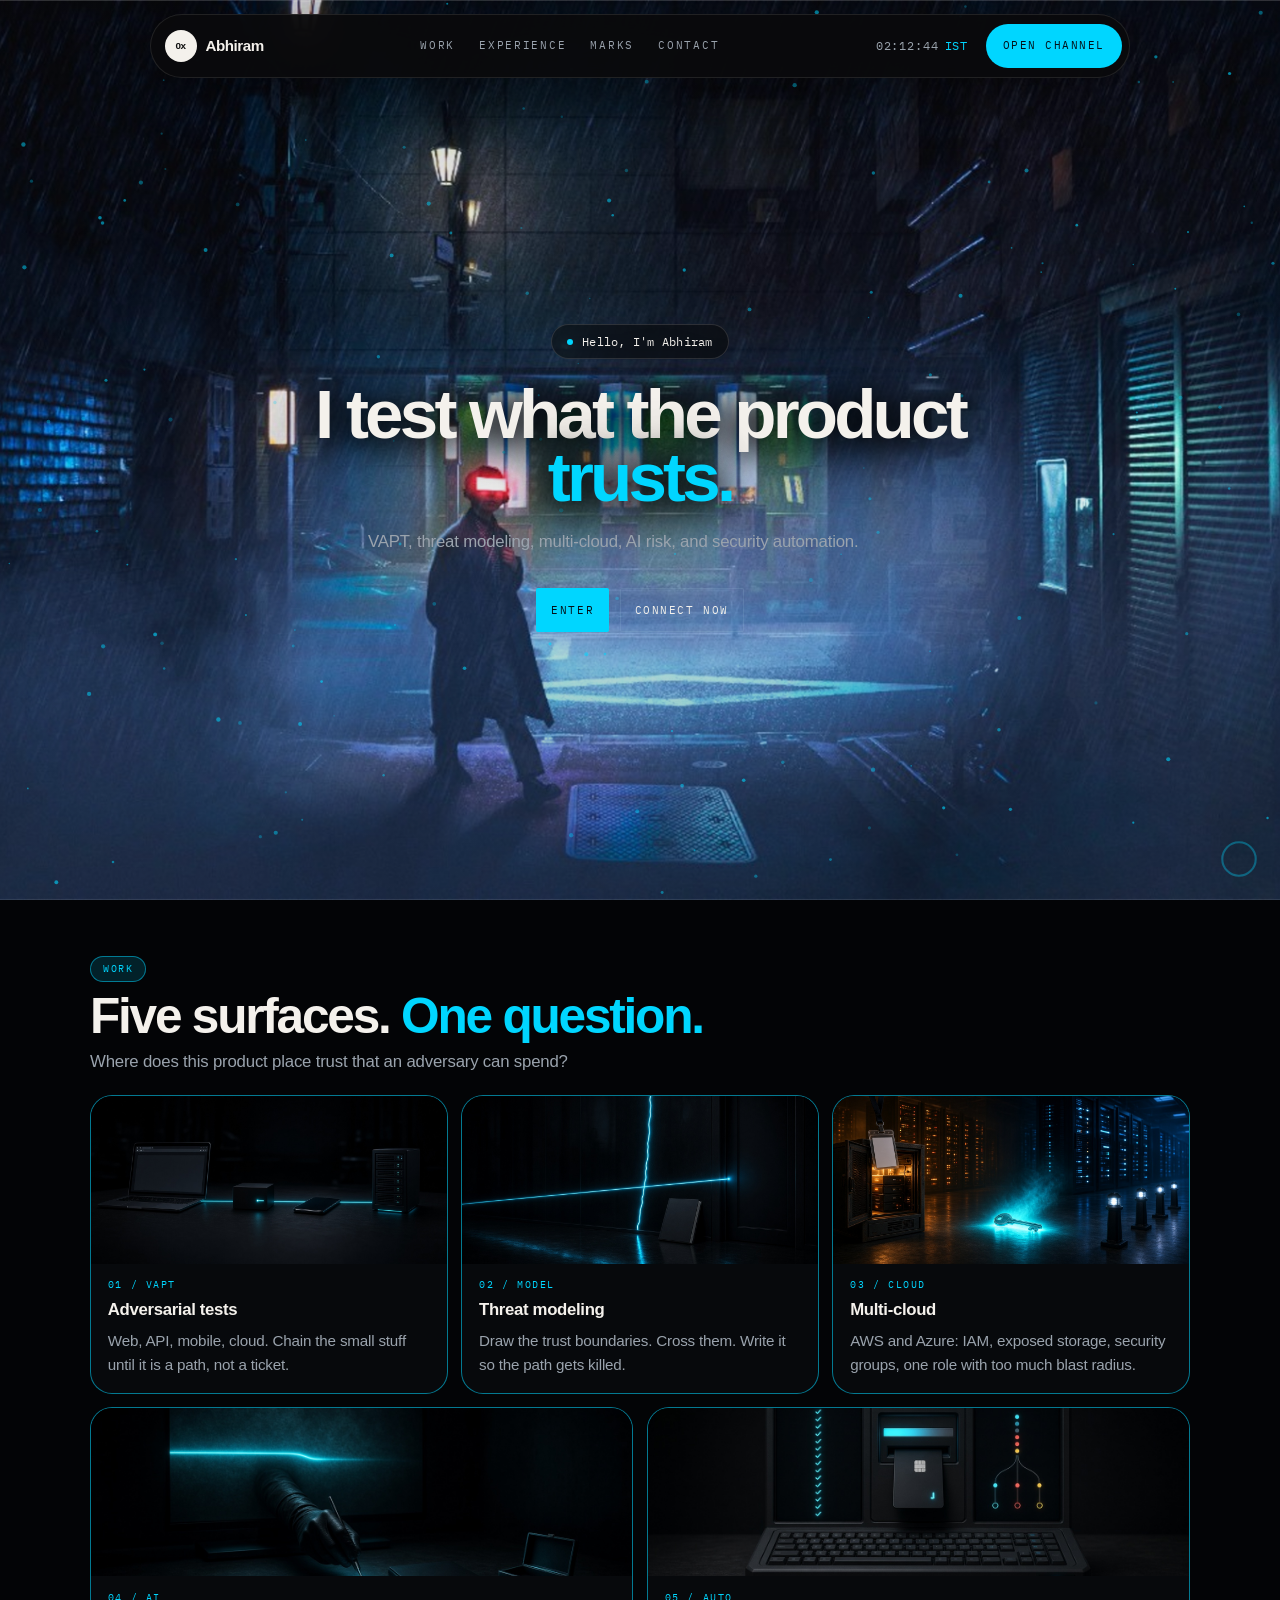
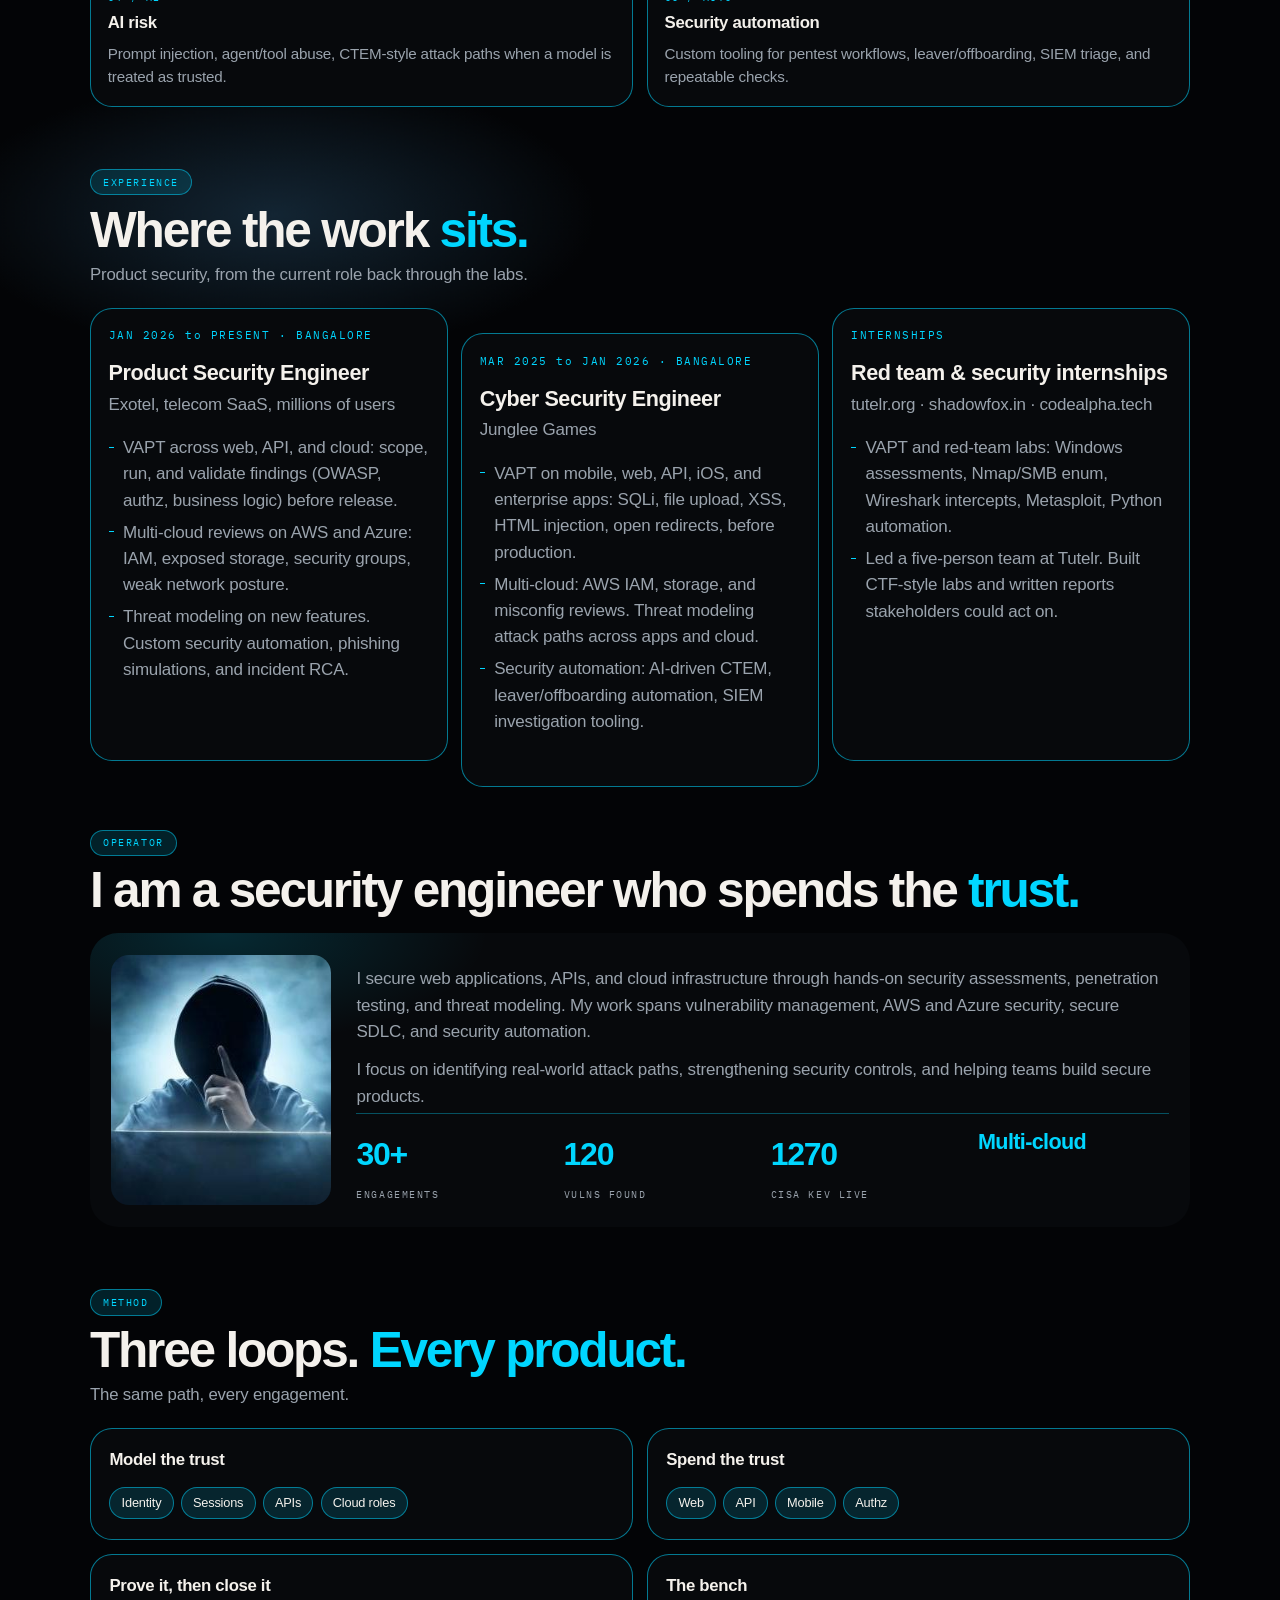
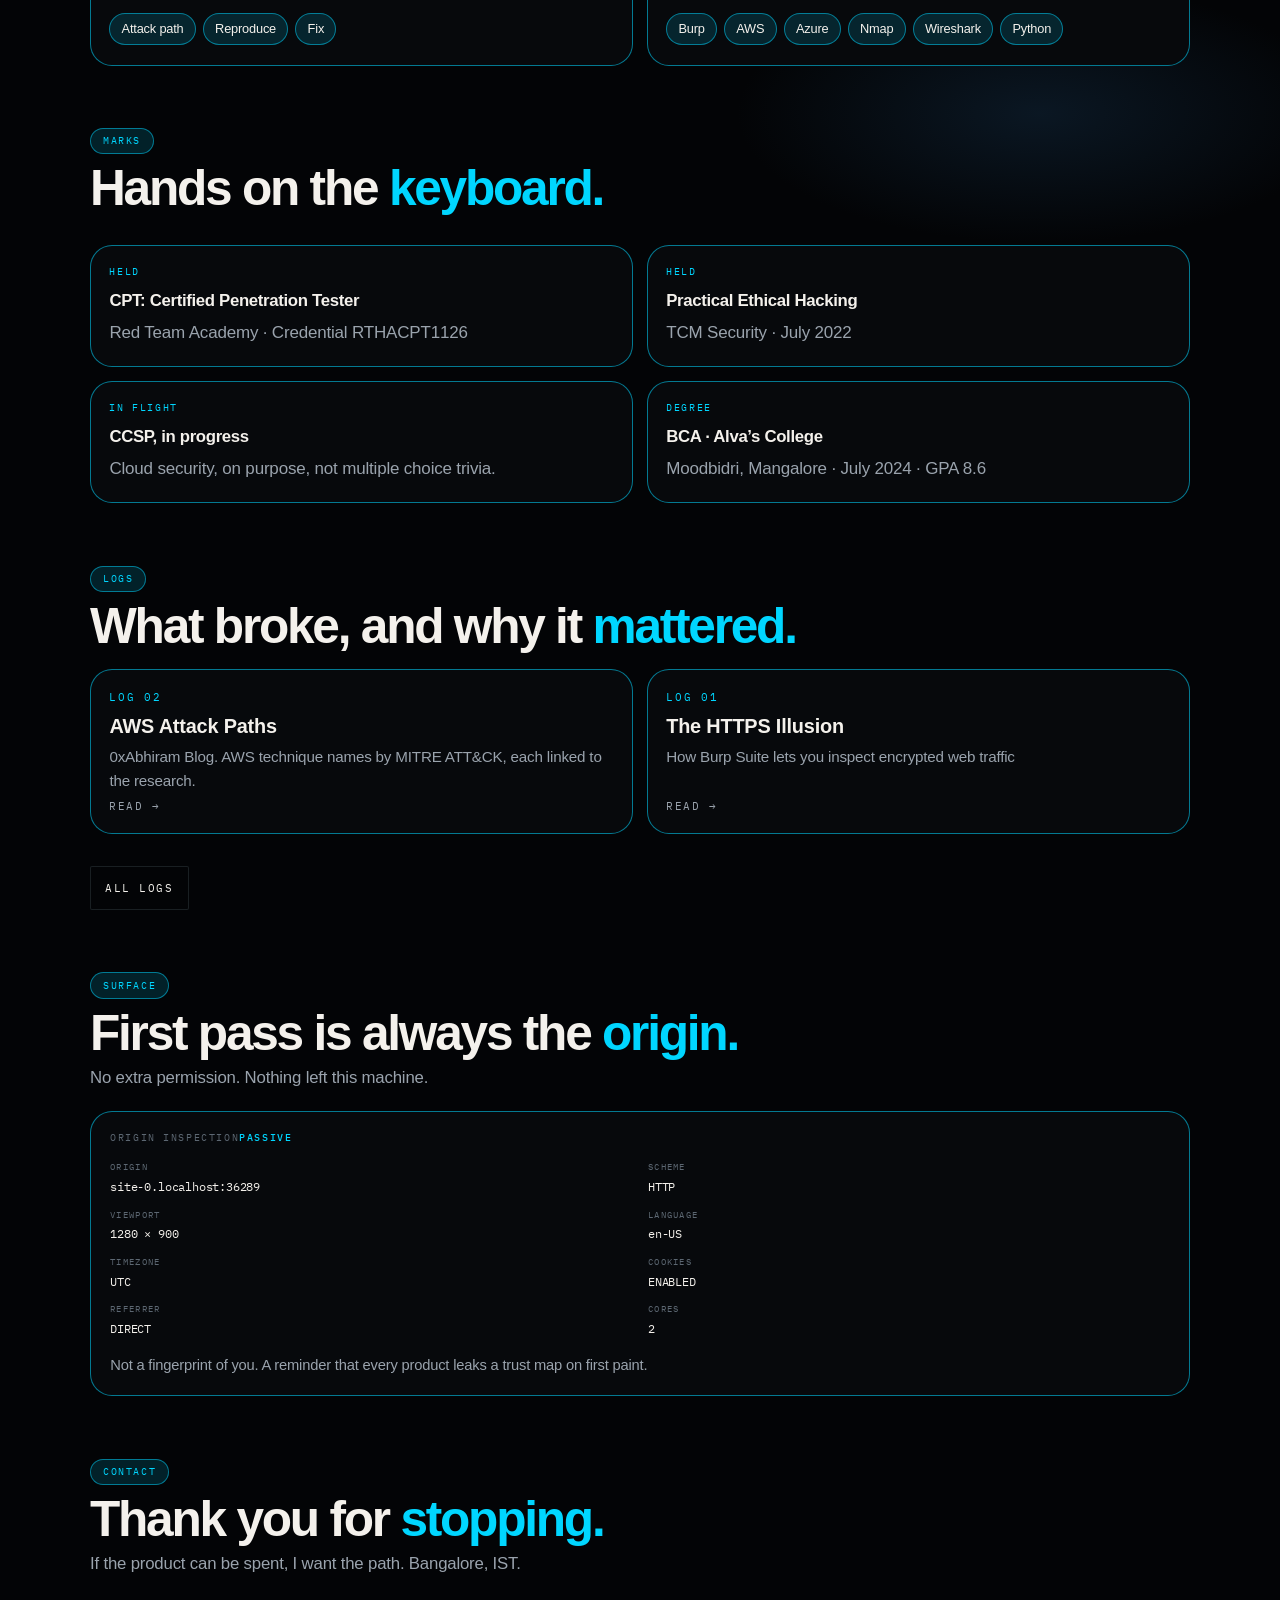
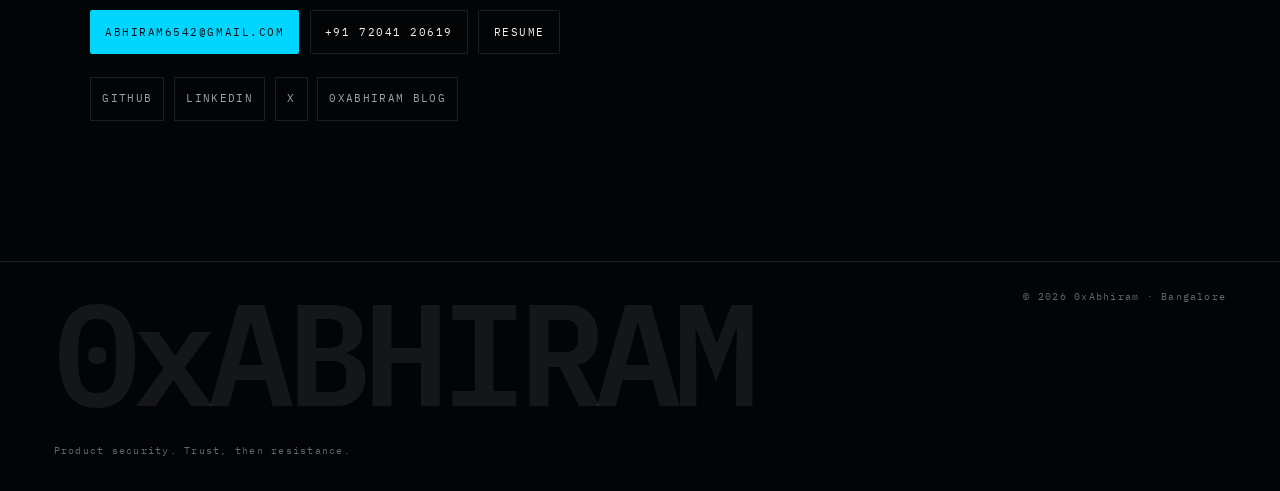
<file: index.html>
<!DOCTYPE html>
<html lang="en">
<head>
<meta charset="UTF-8">
<meta name="viewport" content="width=device-width, initial-scale=1, viewport-fit=cover, maximum-scale=5">
<meta name="mobile-web-app-capable" content="yes">
<meta name="apple-mobile-web-app-capable" content="yes">
<meta name="apple-mobile-web-app-status-bar-style" content="black-translucent">
<meta name="format-detection" content="telephone=no">
<title>0xAbhiram (Abhiram SS) - Product Security Engineer</title>
<meta name="description" content="0xAbhiram (Abhiram SS) is a Product Security Engineer at Exotel in Bangalore. VAPT, threat modeling, multi-cloud AWS and Azure, AI risk, and security automation. 0xAbhiram Blog covers AWS attack paths, Burp Suite, and HTTPS.">
<meta name="author" content="Abhiram Seetharaghava Sathish">
<meta name="keywords" content="0xAbhiram, 0xabhiram, Abhiram SS, Abhiram Seetharaghava Sathish, 0xAbhiram Blog, 0xabhiram blogs, Product Security Engineer, VAPT, penetration testing, threat modeling, cloud security, multi-cloud, AWS, AWS attack paths, Azure, AI security, security automation, Burp Suite, HTTPS, MITRE ATT&CK, Exotel, Bangalore">
<meta name="robots" content="index, follow, max-image-preview:large, max-snippet:-1, max-video-preview:-1">
<meta name="googlebot" content="index, follow">
<link rel="canonical" href="https://0xabhiram.netlify.app/">
<link rel="author" href="https://0xabhiram.netlify.app/humans.txt">
<link rel="me" href="https://github.com/0xabhiram">
<link rel="me" href="https://www.linkedin.com/in/Abhiramss">
<link rel="me" href="https://x.com/AbhiramSScr7">
<meta name="theme-color" content="#071018">
<meta name="color-scheme" content="dark">

<meta property="og:type" content="profile">
<meta property="og:site_name" content="0xAbhiram">
<meta property="og:title" content="0xAbhiram (Abhiram SS) - Product Security Engineer">
<meta property="og:description" content="Product Security Engineer at Exotel. VAPT, threat modeling, multi-cloud, AI risk, and security automation. Bangalore. 0xAbhiram Blog on AWS attack paths, Burp Suite, and HTTPS.">
<meta property="og:url" content="https://0xabhiram.netlify.app/">
<meta property="og:image" content="https://0xabhiram.netlify.app/og.png">
<meta property="og:image:width" content="1200">
<meta property="og:image:height" content="630">
<meta property="og:image:alt" content="0xAbhiram, Product Security Engineer">
<meta property="og:locale" content="en_US">
<meta property="profile:first_name" content="Abhiram">
<meta property="profile:last_name" content="Sathish">
<meta property="profile:username" content="0xAbhiram">

<meta name="twitter:card" content="summary_large_image">
<meta name="twitter:site" content="@AbhiramSScr7">
<meta name="twitter:creator" content="@AbhiramSScr7">
<meta name="twitter:title" content="0xAbhiram (Abhiram SS) - Product Security Engineer">
<meta name="twitter:description" content="Product Security Engineer at Exotel. VAPT, threat modeling, multi-cloud, AI risk, and security automation. 0xAbhiram Blog.">
<meta name="twitter:image" content="https://0xabhiram.netlify.app/og.png">
<meta name="twitter:image:alt" content="0xAbhiram, Product Security Engineer">

<link rel="icon" href="./favicon.ico" sizes="any">
<link rel="icon" type="image/png" sizes="32x32" href="./favicon-32.png">
<link rel="apple-touch-icon" href="./apple-touch-icon.png">
<link rel="manifest" href="./site.webmanifest">
<link rel="sitemap" type="application/xml" href="./sitemap.xml">

<script type="application/ld+json">
{
  "@context": "https://schema.org",
  "@type": "Person",
  "name": "Abhiram Seetharaghava Sathish",
  "alternateName": ["0xAbhiram", "Abhiram SS", "Abhiram S S"],
  "url": "https://0xabhiram.netlify.app/",
  "image": "https://0xabhiram.netlify.app/og.png",
  "email": "abhiram6542@gmail.com",
  "telephone": "+91-720-4120-619",
  "jobTitle": "Product Security Engineer",
  "description": "Product Security Engineer at Exotel. VAPT, threat modeling, multi-cloud AWS and Azure, AI risk, and security automation.",
  "worksFor": { "@type": "Organization", "name": "Exotel", "url": "https://exotel.com" },
  "address": {
    "@type": "PostalAddress",
    "addressLocality": "Bangalore",
    "addressCountry": "IN"
  },
  "sameAs": [
    "https://github.com/0xabhiram",
    "https://www.linkedin.com/in/Abhiramss",
    "https://x.com/AbhiramSScr7",
    "https://0xabhiram-blogs.vercel.app/",
    "https://0xabhiram-blogs.vercel.app/post-aws-study.html",
    "https://0xabhiram-blogs.vercel.app/post-burp.html",
    "https://x.com/0xabhiram"
  ],
  "knowsAbout": [
    "Vulnerability Assessment and Penetration Testing (VAPT)",
    "Threat Modeling",
    "Cloud Security",
    "Multi-cloud Security",
    "Amazon Web Services",
    "AWS Attack Paths",
    "Microsoft Azure",
    "AI Security",
    "Security Automation",
    "Web Application Security",
    "API Security",
    "Burp Suite",
    "HTTPS",
    "MITRE ATT&CK"
  ]
}
</script>
<script type="application/ld+json">
{
  "@context": "https://schema.org",
  "@type": "WebSite",
  "name": "0xAbhiram",
  "alternateName": ["Abhiram SS", "0xAbhiram Blog", "0xabhiram"],
  "url": "https://0xabhiram.netlify.app/",
  "description": "0xAbhiram (Abhiram SS) - Product Security Engineer at Exotel. VAPT, threat modeling, multi-cloud, AI risk, and security automation. Bangalore, India. 0xAbhiram Blog covers AWS attack paths, Burp Suite, and HTTPS.",
  "publisher": {
    "@type": "Person",
    "name": "Abhiram Seetharaghava Sathish",
    "alternateName": "0xAbhiram"
  }
}
</script>
<script type="application/ld+json">
{
  "@context": "https://schema.org",
  "@type": "ProfilePage",
  "name": "0xAbhiram",
  "url": "https://0xabhiram.netlify.app/",
  "mainEntity": {
    "@type": "Person",
    "name": "Abhiram Seetharaghava Sathish",
    "alternateName": "0xAbhiram"
  }
}
</script>

<link rel="preconnect" href="https://fonts.googleapis.com">
<link rel="preconnect" href="https://fonts.gstatic.com" crossorigin>
<link href="https://fonts.googleapis.com/css2?family=IBM+Plex+Mono:wght@400;500&display=swap" rel="stylesheet">
<link rel="stylesheet" href="./css/site.css?v=84">
<noscript>
  <style>.reveal { opacity: 1 !important; transform: none !important; }</style>
</noscript>
</head>
<body>
<a class="skip" href="#main">Skip to content</a>
<div class="scene" aria-hidden="true"></div>
<canvas id="sideDrops" aria-hidden="true"></canvas>
<canvas id="field" aria-hidden="true"></canvas>
<div class="wash" aria-hidden="true"></div>
<div class="progress" aria-hidden="true"><i id="bar"></i></div>
<div class="cursor" id="cursor" aria-hidden="true"></div>

<div class="page">
  <header class="nav">
    <a class="brand" href="#top"><b>0x</b>Abhiram</a>
    <nav class="links" aria-label="Sections">
      <a href="#mandate">Work</a>
      <a href="#record">Experience</a>
      <a href="#marks">Marks</a>
      <a href="#channel">Contact</a>
    </nav>
    <span class="clock"><span id="clock">--:--:--</span><em>IST</em></span>
    <a class="cta nav-cta" href="#channel">Open channel</a>
  </header>

  <main id="main">
    <section class="hero" id="top">
      <canvas id="heroDrops" aria-hidden="true"></canvas>
      <div class="hero-copy">
        <p class="chip"><span class="pip"></span>Hello, I'm Abhiram</p>
        <h1>I test what the product <span class="acc">trusts.</span></h1>
        <p class="lede">VAPT, threat modeling, multi-cloud, AI risk, and security automation.</p>
        <div class="actions">
          <a class="cta" href="#mandate">Enter</a>
          <a class="cta ghost" href="mailto:abhiram6542@gmail.com">Connect now</a>
        </div>
      </div>
    </section>

    <section id="mandate">
      <div class="sec-head">
        <p class="pill">Work</p>
        <h2>Five surfaces. <span>One question.</span></h2>
        <p class="lede">Where does this product place trust that an adversary can spend?</p>
      </div>
      <div class="work">
        <article class="card"><div class="shape"><img src="./img/vapt.jpg?v=83" alt=""></div><div class="idx">01 / VAPT</div><h3>Adversarial tests</h3><p>Web, API, mobile, cloud. Chain the small stuff until it is a path, not a ticket.</p></article>
        <article class="card"><div class="shape"><img src="./img/model.jpg?v=83" alt=""></div><div class="idx">02 / MODEL</div><h3>Threat modeling</h3><p>Draw the trust boundaries. Cross them. Write it so the path gets killed.</p></article>
        <article class="card"><div class="shape"><img src="./img/cloud.jpg?v=83" alt=""></div><div class="idx">03 / CLOUD</div><h3>Multi-cloud</h3><p>AWS and Azure: IAM, exposed storage, security groups, one role with too much blast radius.</p></article>
        <article class="card"><div class="shape"><img src="./img/ai.jpg?v=83" alt=""></div><div class="idx">04 / AI</div><h3>AI risk</h3><p>Prompt injection, agent/tool abuse, CTEM-style attack paths when a model is treated as trusted.</p></article>
        <article class="card"><div class="shape"><img src="./img/auto.jpg?v=83" alt=""></div><div class="idx">05 / AUTO</div><h3>Security automation</h3><p>Custom tooling for pentest workflows, leaver/offboarding, SIEM triage, and repeatable checks.</p></article>
      </div>
    </section>

    <section id="record">
      <div class="sec-head">
        <p class="pill">Experience</p>
        <h2>Where the work <span>sits.</span></h2>
        <p class="lede">Product security, from the current role back through the labs.</p>
      </div>
      <div class="jobs">
        <article class="job">
          <div class="when">JAN 2026 to PRESENT · BANGALORE</div>
          <h3>Product Security Engineer</h3>
          <p class="org">Exotel, telecom SaaS, millions of users</p>
          <ul>
            <li>VAPT across web, API, and cloud: scope, run, and validate findings (OWASP, authz, business logic) before release.</li>
            <li>Multi-cloud reviews on AWS and Azure: IAM, exposed storage, security groups, weak network posture.</li>
            <li>Threat modeling on new features. Custom security automation, phishing simulations, and incident RCA.</li>
          </ul>
        </article>
        <article class="job">
          <div class="when">MAR 2025 to JAN 2026 · BANGALORE</div>
          <h3>Cyber Security Engineer</h3>
          <p class="org">Junglee Games</p>
          <ul>
            <li>VAPT on mobile, web, API, iOS, and enterprise apps: SQLi, file upload, XSS, HTML injection, open redirects, before production.</li>
            <li>Multi-cloud: AWS IAM, storage, and misconfig reviews. Threat modeling attack paths across apps and cloud.</li>
            <li>Security automation: AI-driven CTEM, leaver/offboarding automation, SIEM investigation tooling.</li>
          </ul>
        </article>
        <article class="job">
          <div class="when">INTERNSHIPS</div>
          <h3>Red team &amp; security internships</h3>
          <p class="org">tutelr.org · shadowfox.in · codealpha.tech</p>
          <ul>
            <li>VAPT and red-team labs: Windows assessments, Nmap/SMB enum, Wireshark intercepts, Metasploit, Python automation.</li>
            <li>Led a five-person team at Tutelr. Built CTF-style labs and written reports stakeholders could act on.</li>
          </ul>
        </article>
      </div>
    </section>

    <section id="operator">
      <div class="sec-head">
        <p class="pill">Operator</p>
        <h2>I am a security engineer who spends the <span>trust.</span></h2>
      </div>
      <div class="about">
        <img src="./portrait.png" alt="Abhiram SS" width="300" height="300">
        <div>
          <p>I secure web applications, APIs, and cloud infrastructure through hands-on security assessments, penetration testing, and threat modeling. My work spans vulnerability management, AWS and Azure security, secure SDLC, and security automation.</p>
          <p>I focus on identifying real-world attack paths, strengthening security controls, and helping teams build secure products.</p>
          <div class="stats">
            <div><b class="stat-n" id="s1" data-t="30" data-plus="1">0</b><span class="stat-l">Engagements</span></div>
            <div><b class="stat-n" id="s2" data-t="120">0</b><span class="stat-l">Vulns found</span></div>
            <div><b class="stat-n" id="s3">-</b><span class="stat-l">CISA KEV live</span></div>
            <div><b class="stat-n stat-word">Multi-cloud</b></div>
          </div>
        </div>
      </div>
    </section>

    <section id="method">
      <div class="sec-head">
        <p class="pill">Method</p>
        <h2>Three loops. <span>Every product.</span></h2>
        <p class="lede">The same path, every engagement.</p>
      </div>
      <div class="tools">
        <article class="card"><h3>Model the trust</h3><div class="pills"><span>Identity</span><span>Sessions</span><span>APIs</span><span>Cloud roles</span></div></article>
        <article class="card"><h3>Spend the trust</h3><div class="pills"><span>Web</span><span>API</span><span>Mobile</span><span>Authz</span></div></article>
        <article class="card"><h3>Prove it, then close it</h3><div class="pills"><span>Attack path</span><span>Reproduce</span><span>Fix</span></div></article>
        <article class="card"><h3>The bench</h3><div class="pills"><span>Burp</span><span>AWS</span><span>Azure</span><span>Nmap</span><span>Wireshark</span><span>Python</span></div></article>
      </div>
    </section>

    <section id="marks">
      <div class="sec-head">
        <p class="pill">Marks</p>
        <h2>Hands on the <span>keyboard.</span></h2>
      </div>
      <div class="marks">
        <article class="mark"><div class="st">HELD</div><h3>CPT: Certified Penetration Tester</h3><p>Red Team Academy · Credential RTHACPT1126</p></article>
        <article class="mark"><div class="st">HELD</div><h3>Practical Ethical Hacking</h3><p>TCM Security · July 2022</p></article>
        <article class="mark"><div class="st">IN FLIGHT</div><h3>CCSP, in progress</h3><p>Cloud security, on purpose, not multiple choice trivia.</p></article>
        <article class="mark"><div class="st">DEGREE</div><h3>BCA · Alva’s College</h3><p>Moodbidri, Mangalore · July 2024 · GPA 8.6</p></article>
      </div>
    </section>

    <section id="logs">
      <div class="sec-head">
        <p class="pill">Logs</p>
        <h2>What broke, and why it <span>mattered.</span></h2>
      </div>
      <div id="logList">
        <a class="log" href="https://0xabhiram-blogs.vercel.app/post-aws-study.html" target="_blank" rel="noopener">
          <div class="lid">LOG 02</div>
          <div><h3>AWS Attack Paths</h3><p>0xAbhiram Blog. AWS technique names by MITRE ATT&CK, each linked to the research.</p></div>
          <div class="go">READ →</div>
        </a>
        <a class="log" href="https://0xabhiram-blogs.vercel.app/post-burp.html" target="_blank" rel="noopener">
          <div class="lid">LOG 01</div>
          <div><h3>The HTTPS Illusion</h3><p>How Burp Suite lets you inspect encrypted web traffic</p></div>
          <div class="go">READ →</div>
        </a>
      </div>
      <div class="actions"><a class="cta ghost" href="https://0xabhiram-blogs.vercel.app/" target="_blank" rel="noopener">All logs</a></div>
    </section>

    <section id="surface">
      <div class="sec-head">
        <p class="pill">Surface</p>
        <h2>First pass is always the <span>origin.</span></h2>
        <p class="lede">No extra permission. Nothing left this machine.</p>
      </div>
      <article class="panel">
        <header><span>Origin inspection</span><b>PASSIVE</b></header>
        <dl class="kv" id="surfaceList"></dl>
        <p class="note">Not a fingerprint of you. A reminder that every product leaks a trust map on first paint.</p>
      </article>
    </section>

    <section id="channel">
      <div class="sec-head">
        <p class="pill">Contact</p>
        <h2>Thank you for <span>stopping.</span></h2>
        <p class="lede">If the product can be spent, I want the path. Bangalore, IST.</p>
      </div>
      <div class="actions">
        <a class="cta" href="mailto:abhiram6542@gmail.com">abhiram6542@gmail.com</a>
        <a class="cta ghost" href="tel:+917204120619">+91 72041 20619</a>
        <a class="cta ghost" href="./resume/Abhiram_SS-CV.pdf" target="_blank" rel="noopener">Resume</a>
      </div>
      <div class="socials">
        <a class="soc" href="https://github.com/0xabhiram" target="_blank" rel="me noopener">GitHub</a>
        <a class="soc" href="https://www.linkedin.com/in/Abhiramss" target="_blank" rel="me noopener">LinkedIn</a>
        <a class="soc" href="https://x.com/AbhiramSScr7" target="_blank" rel="me noopener">X</a>
        <a class="soc" href="https://0xabhiram-blogs.vercel.app/" target="_blank" rel="me noopener">0xAbhiram Blog</a>
      </div>
    </section>
  </main>

  <div class="dial" aria-hidden="true">
    <svg viewBox="0 0 44 44">
      <circle class="dial-track" cx="22" cy="22" r="16"></circle>
      <circle class="dial-val" id="scrollRing" cx="22" cy="22" r="16"></circle>
    </svg>
  </div>

  <footer class="foot">
    <p class="giant">0xABHIRAM</p>
    <span>© 2026 0xAbhiram · Bangalore</span>
    <span>Product security. Trust, then resistance.</span>
  </footer>
</div>
<script src="./js/site.js?v=78"></script>
<script src="./js/motion.js?v=88"></script>
</body>
</html>
</file>
<file: css/site.css>
:root {
  --bg: #071018;
  --fg: #f4f1ec;
  --muted: #9aa3ad;
  --faint: #5c6772;
  --line: rgba(180, 220, 235, 0.12);
  --accent: #00d6ff;
  --ui: -apple-system, BlinkMacSystemFont, "SF Pro Display", "Segoe UI", Roboto, Helvetica, Arial, sans-serif;
  --mono: "IBM Plex Mono", ui-monospace, Menlo, monospace;
  --nav-h: 4.25rem;
  --pad: clamp(1.25rem, 4.2vw, 4.75rem);
  --max: 1120px;
  --ease: cubic-bezier(.22, 1, .36, 1);
}

*, *::before, *::after { box-sizing: border-box; margin: 0; padding: 0; }
html {
  scroll-behavior: smooth;
  scroll-padding-top: calc(var(--nav-h) + 2rem);
  scrollbar-width: none;
  background: var(--bg);
  color: var(--fg);
}
html::-webkit-scrollbar { display: none; }
html, body { width: 100%; max-width: 100%; overflow-x: hidden; }
body {
  font-family: var(--ui);
  font-size: 17px;
  line-height: 1.55;
  letter-spacing: -0.011em;
  min-height: 100dvh;
  overflow-x: clip;
  background: var(--bg);
  -webkit-tap-highlight-color: transparent;
  text-size-adjust: 100%;
  -webkit-text-size-adjust: 100%;
}
a { color: inherit; text-decoration: none; }
button { font: inherit; color: inherit; background: none; border: 0; cursor: pointer; }
ul { list-style: none; }
img, svg, canvas { display: block; max-width: 100%; }

.skip { position: absolute; left: -999px; }
.skip:focus {
  left: 1rem; top: 1rem; z-index: 80;
  background: var(--accent); color: #041018; padding: .5rem .8rem;
}

#field {
  position: fixed; inset: 0; z-index: 0; pointer-events: none;
  max-width: none;
  width: 100%;
  height: 100%;
}
.wash {
  position: fixed; inset: 0; z-index: 1; pointer-events: none;
  background: linear-gradient(180deg, rgba(5,5,5,.42) 0%, rgba(5,5,5,.22) 42%, rgba(5,5,5,.4) 100%);
}

.progress {
  position: fixed; top: 0; left: 0; right: 0; height: 1px; z-index: 70;
}
.progress i { display: block; height: 100%; width: 0; background: var(--accent); }

.page { position: relative; z-index: 2; width: 100%; max-width: 100%; overflow-x: hidden; }

.nav {
  position: sticky; top: 0; z-index: 60;
  display: flex; align-items: center; justify-content: space-between;
  padding: 0 var(--pad);
  padding-top: env(safe-area-inset-top);
  height: calc(var(--nav-h) + env(safe-area-inset-top));
  border-bottom: 1px solid var(--line);
  background: rgba(5,5,5,.72);
  backdrop-filter: blur(18px);
  -webkit-backdrop-filter: blur(18px);
}
.brand {
  font-weight: 590; letter-spacing: -.03em; font-size: .95rem;
}
.brand b { color: var(--accent); font-weight: 650; }
.links { display: flex; gap: 1.5rem; flex: 1; justify-content: center; }
.links a, .clock, .cta, .idx, .kicker, .stat-l, .lid, .st, .soc, .foot {
  font-family: var(--mono);
}
.links a {
  font-size: .68rem; letter-spacing: .16em; text-transform: uppercase; color: var(--muted);
}
.links a:hover { color: var(--fg); }
.brand, .nav-cta, .clock { flex-shrink: 0; }
.nav-cta { margin-left: 1.1rem; }
.clock { font-size: .72rem; color: var(--muted); letter-spacing: .08em; }
.clock em { color: var(--accent); font-style: normal; margin-left: .35rem; }
.cta {
  display: inline-flex; align-items: center; justify-content: center;
  font-size: .68rem; letter-spacing: .14em; text-transform: uppercase;
  background: var(--accent); color: #041018; padding: .62rem .95rem;
  min-height: 44px;
  border-radius: 2px;
  transition: transform .2s var(--ease), box-shadow .2s;
}
.cta:hover { transform: translateY(-1px); box-shadow: 0 10px 30px rgba(0,214,255,.28); }
.cta:active { transform: scale(0.98); }
.cta.ghost {
  background: transparent; color: var(--fg);
  box-shadow: inset 0 0 0 1px var(--line);
}
.cta.ghost:hover { box-shadow: inset 0 0 0 1px var(--accent); color: var(--accent); }

main { padding: 0 var(--pad) 6rem; max-width: min(100%, calc(var(--max) + 9rem)); width: 100%; }

.hero {
  min-height: calc(100dvh - var(--nav-h));
  display: grid; align-content: center;
  padding: 4.5rem 0 5rem;
  max-width: 42rem;
}
.meta {
  display: flex; flex-wrap: wrap; gap: .5rem .9rem; align-items: center;
  font-family: var(--mono); font-size: .68rem; letter-spacing: .14em;
  text-transform: uppercase; color: var(--muted); margin-bottom: 1.4rem;
  max-width: 100%; overflow-wrap: anywhere;
}
.meta > span:not(.pip)::before { content: "·"; margin-right: .9rem; color: var(--faint); }
.meta > span:nth-child(2)::before { content: none; margin: 0; }
.pip {
  width: 6px; height: 6px; border-radius: 50%; background: var(--accent);
  box-shadow: 0 0 0 0 rgba(0,214,255,.5);
  animation: pip 1.8s ease-in-out infinite;
}
@keyframes pip { 50% { box-shadow: 0 0 0 8px rgba(0,214,255,0); } }
h1 {
  font-size: clamp(2.35rem, 11vw, 7.4rem);
  font-weight: 560;
  letter-spacing: -.055em;
  line-height: .9;
  text-shadow: 0 0 28px #050505, 0 0 60px #050505, 0 10px 40px #050505;
  overflow-wrap: anywhere;
}
h1 .acc, .stage-title .acc { color: var(--accent); }
h2 {
  font-size: clamp(2.3rem, 5vw, 4.2rem);
  font-weight: 560;
  letter-spacing: -.045em;
  line-height: .95;
  max-width: 14ch;
}
.lede {
  margin-top: 1.35rem; color: var(--muted); max-width: min(34rem, 100%);
  font-size: 1.05rem; line-height: 1.6;
  overflow-wrap: anywhere;
}
.actions { display: flex; flex-wrap: wrap; gap: .65rem; margin-top: 2rem; }
.stats {
  display: grid; grid-template-columns: repeat(3, minmax(0, 1fr)); gap: 2.2rem;
  margin-top: 3.4rem;
  max-width: 100%;
}
.stats > div { min-width: 0; }
.stat-n {
  display: block; font-size: 2rem; font-weight: 560; letter-spacing: -.04em; color: var(--accent);
}
.stat-l {
  font-size: .6rem; letter-spacing: .16em; text-transform: uppercase; color: var(--muted);
  white-space: normal;
}

.kicker {
  font-size: .7rem; letter-spacing: .18em; text-transform: uppercase;
  color: var(--accent); margin-bottom: 1rem;
}
section { padding: 7rem 0 1rem; border-top: 1px solid var(--line); }

.split { display: grid; grid-template-columns: .9fr 1.1fr; gap: 3.2rem; align-items: start; }
.panel {
  position: relative;
  z-index: 3;
  background: #0c1824;
  border: 1px solid var(--line);
  padding: 1.15rem 1.2rem;
}
.panel header {
  display: flex; justify-content: space-between;
  font-family: var(--mono); font-size: .62rem; letter-spacing: .16em;
  text-transform: uppercase; color: var(--faint); margin-bottom: .9rem;
}
.panel header b { color: var(--accent); font-weight: 500; }
.kv { display: grid; grid-template-columns: 1fr 1fr; gap: .7rem 1rem; }
.kv div dt {
  font-family: var(--mono); font-size: .58rem; letter-spacing: .14em;
  text-transform: uppercase; color: var(--faint);
}
.kv div dd { font-family: var(--mono); font-size: .78rem; margin-top: .15rem; word-break: break-all; }
.note { margin-top: 1rem; color: var(--muted); font-size: .92rem; }

.grid5 { display: grid; grid-template-columns: repeat(5, 1fr); gap: .85rem; margin-top: 2.3rem; }
.card {
  border: 1px solid var(--line); padding: 1.15rem 1.1rem 1.25rem;
  min-height: 100%;
  transition: border-color .2s;
}
.card:hover, .card:active { border-color: rgba(0,214,255,.45); }
.idx { font-size: .62rem; color: var(--accent); letter-spacing: .16em; margin-bottom: .7rem; }
.card h3, .job h3, .mark h3 { font-size: 1.05rem; font-weight: 590; letter-spacing: -.02em; }
.card p { color: var(--muted); margin-top: .45rem; font-size: .95rem; }

.loop { display: grid; grid-template-columns: 5.5rem 1fr; gap: 1.2rem; padding: 1.5rem 0; border-bottom: 1px solid var(--line); }
.loop:last-child { border-bottom: 0; }
.loop .n { font-size: 2rem; font-weight: 560; color: var(--accent); letter-spacing: -.04em; }
.loop p { color: var(--muted); max-width: 40rem; margin-top: .35rem; }

.log {
  display: grid; grid-template-columns: 6.5rem 1fr auto; gap: 1.1rem; align-items: center;
  padding: 1.25rem 0; border-bottom: 1px solid var(--line);
}
.log:hover h3, .log:active h3 { color: var(--accent); }
.lid { font-size: .68rem; letter-spacing: .16em; color: var(--accent); }
.log p { color: var(--muted); font-size: .95rem; margin-top: .2rem; }
.go { font-family: var(--mono); font-size: .68rem; letter-spacing: .14em; color: var(--muted); }

.job { padding: 1.5rem 0; border-bottom: 1px solid var(--line); }
.when { font-family: var(--mono); font-size: .68rem; letter-spacing: .14em; color: var(--accent); }
.job h3 { margin: .3rem 0 .15rem; font-size: 1.35rem; }
.org { color: var(--muted); }
.job li { color: var(--muted); padding-left: .9rem; position: relative; margin: .35rem 0; }
.job li::before { content: ""; width: 5px; height: 1px; background: var(--accent); position: absolute; left: 0; top: .7em; }

.marks { display: grid; grid-template-columns: 1fr 1fr; gap: 1rem; margin-top: 2rem; }
.mark { border: 1px solid var(--line); padding: 1.25rem; }
.st { font-size: .62rem; letter-spacing: .16em; text-transform: uppercase; color: var(--accent); margin-bottom: .5rem; }
.mark p { color: var(--muted); margin-top: .4rem; }

.prose { color: var(--muted); max-width: 38rem; margin-top: 1.3rem; }
.prose p + p { margin-top: 1rem; }
.quote {
  margin-top: 1.5rem; color: var(--fg); font-size: 1.35rem;
  border-left: 1px solid var(--accent); padding-left: 1rem; max-width: 28rem;
  letter-spacing: -.02em;
}

.socials { display: flex; flex-wrap: wrap; gap: .5rem; margin-top: 1.5rem; }
.soc {
  font-size: .7rem; letter-spacing: .12em; text-transform: uppercase;
  color: var(--muted); border: 1px solid var(--line); padding: .48rem .7rem;
}
.soc { min-height: 44px; display: inline-flex; align-items: center; }
.soc:hover, .soc:active { color: var(--fg); border-color: var(--accent); }

.foot {
  display: flex; justify-content: space-between; gap: 1rem; flex-wrap: wrap;
  padding: 1.6rem var(--pad) calc(2rem + env(safe-area-inset-bottom));
  border-top: 1px solid var(--line);
  background: #030406;
  color: var(--faint); font-size: .65rem; letter-spacing: .12em;
}

.reveal { opacity: 1; transform: none; }
.reveal.in { animation: up .75s var(--ease) forwards; }
@keyframes up { to { opacity: 1; transform: none; } }

@media (max-width: 1100px) {
  .grid5 { grid-template-columns: repeat(3, 1fr); }
}
@media (max-width: 980px) {
  .nav {
    display: grid;
    grid-template-columns: minmax(0, 1fr) max-content;
    grid-template-areas:
      "brand cta"
      "links links";
    align-items: center;
    height: auto;
    width: 100%;
    max-width: 100%;
    min-height: calc(var(--nav-h) + env(safe-area-inset-top));
    padding: calc(0.65rem + env(safe-area-inset-top)) var(--pad) 0.55rem;
    gap: 0.45rem 0.75rem;
    overflow: hidden;
  }
  .brand { grid-area: brand; min-width: 0; }
  .nav-cta {
    grid-area: cta;
    margin-left: 0;
    min-height: 40px;
    padding: 0.45rem 0.7rem;
    white-space: nowrap;
    justify-self: end;
    flex-shrink: 0;
  }
  .clock {
    grid-area: clock;
    margin-left: 0;
    justify-self: end;
    align-self: center;
  }
  .links {
    display: flex;
    grid-area: links;
    flex: 0 1 auto;
    gap: 0.95rem;
    overflow-x: auto;
    -webkit-overflow-scrolling: touch;
    scrollbar-width: none;
    padding-bottom: 0.2rem;
    min-width: 0 !important;
    max-width: 100%;
    margin-right: 0;
  }
  .links::-webkit-scrollbar { display: none; }
  .links a { flex: 0 0 auto; white-space: nowrap; }
  .split, .marks { grid-template-columns: 1fr; }
  .grid5 { grid-template-columns: 1fr 1fr; }
  .log { grid-template-columns: 6.5rem 1fr auto; }
  .hero { max-width: 100%; min-height: calc(100svh - 6.25rem); padding: 2.6rem 0 3rem; }
  section { padding: 4.5rem 0 0.5rem; }
  main { padding-bottom: 4rem; }
  .stats { gap: 1.2rem; }
}
@media (max-width: 720px) {
  body { font-size: 16px; }
  .nav .clock { display: none; }
  .cta { padding: .58rem .78rem; letter-spacing: .12em; }
  .grid5 { grid-template-columns: 1fr; }
  .log { grid-template-columns: 1fr auto; }
  .loop { grid-template-columns: 3.2rem 1fr; gap: 0.8rem; }
  .kv { grid-template-columns: 1fr 1fr; gap: 0.65rem 0.75rem; }
  h2 { max-width: none; }
  .lede { font-size: 1rem; }
  .stats { grid-template-columns: repeat(3, minmax(0, 1fr)); gap: 0.8rem; margin-top: 2.4rem; }
  .stat-n { font-size: 1.55rem; }
  .stat-l { font-size: .52rem; letter-spacing: .08em; }
  .when { letter-spacing: .08em; }
  .job h3 { font-size: 1.18rem; }
  .panel { padding: 1rem; }
  .actions { gap: .5rem; }
}
@media (max-width: 420px) {
  .nav-cta { padding: 0.42rem 0.58rem; letter-spacing: 0.1em; }
  .kv { grid-template-columns: 1fr; }
  .log { grid-template-columns: 1fr; }
  .foot { font-size: .58rem; }
}
@media (hover: none) {
  .cta:hover { transform: none; box-shadow: none; }
}
@media (prefers-reduced-motion: reduce) {
  * { animation: none !important; transition: none !important; }
  .reveal, .lift, .piece { opacity: 1; filter: none; transform: none; }
  .stage { height: auto; }
  .stage-pin { position: relative; height: auto; display: block; }
  .stage-a, .stage-b { opacity: 1; transform: none; }
  #warp, .cursor { display: none; }
}

/* Cinematic motion, adapted from the referenced portfolio. */
.nav {
  position: fixed;
  top: .85rem;
  left: 50%;
  transform: translateX(-50%);
  width: min(980px, calc(100% - 1.5rem));
  height: 64px;
  padding: 0 .45rem 0 .85rem;
  border: 1px solid rgba(244,241,236,.1);
  border-radius: 999px;
  background: rgba(10,10,12,.94);
  box-shadow: 0 16px 50px rgba(0,0,0,.35);
}
.brand { display: inline-flex; align-items: center; gap: .55rem; }
.brand b {
  width: 32px; height: 32px; border-radius: 50%;
  display: grid; place-items: center;
  background: #f4f1ec; color: #111; font-size: .62rem;
}
.nav-cta { border-radius: 999px; padding-inline: 1.05rem; }
main {
  position: relative;
  max-width: none;
  width: 100%;
  margin: 0;
  padding: 0 0 5rem;
  background: #030406;
}
main::before {
  content: "";
  position: absolute;
  z-index: 0;
  left: -15%;
  right: -15%;
  top: 100dvh;
  bottom: 0;
  pointer-events: none;
  background:
    radial-gradient(460px 200px at 28% 22%, rgba(32, 64, 88, .55), transparent 70%),
    radial-gradient(420px 180px at 74% 58%, rgba(18, 42, 64, .5), transparent 72%);
  animation: dusk 20s ease-in-out infinite alternate;
}
@keyframes dusk {
  from { transform: translate3d(0, 0, 0); }
  to { transform: translate3d(3%, 2.5%, 0); }
}
section:not(.hero) {
  width: min(1040px, calc(100% - 2 * var(--pad)));
  margin-inline: auto;
  border-top: 0;
}
.scene { display: none; }
#sideDrops {
  position: fixed;
  inset: 0;
  z-index: 5;
  width: 100%;
  height: 100%;
  pointer-events: none;
}
#heroDrops {
  position: absolute;
  inset: 0;
  z-index: 1;
  width: 100%;
  height: 100%;
  pointer-events: none;
}
body { background: #071018; }
#field, .wash, .cursor { display: none; }
.hero {
  position: relative;
  max-width: none;
  width: 100%;
  min-height: 100dvh;
  margin: 0;
  padding: 6.5rem 1.25rem 3rem;
  display: flex;
  align-items: center;
  justify-content: center;
  text-align: center;
  border-top: 0;
}
.hero {
  background-color: #071018;
  background-image:
    linear-gradient(180deg, rgba(0,0,0,.18) 0%, rgba(0,0,0,.04) 46%, rgba(0,0,0,.28) 100%),
    url('../hero.jpg?v=68');
  background-repeat: no-repeat;
  background-position: center, center center;
  background-size: 100% 100%, cover;
}
.hero::before { content: none; }
.hero-copy {
  position: relative; z-index: 2;
  width: min(44rem, 100%);
  display: flex; flex-direction: column; align-items: center;
}
.hero h1 {
  width: auto;
  max-width: 11em;
  overflow-wrap: normal;
  font-size: clamp(2.4rem, 5.4vw, 4.4rem);
  text-align: center;
}
.hero .lede, .hero .actions { width: min(36rem, 100vw - 2.5rem); }
.chip {
  display: inline-flex; align-items: center; gap: .55rem;
  border: 1px solid rgba(244,241,236,.14);
  background: rgba(8,8,8,.55);
  backdrop-filter: blur(10px);
  border-radius: 999px;
  padding: .45rem .95rem;
  margin-bottom: 1.5rem;
  font-family: var(--mono); font-size: .78rem; letter-spacing: .02em;
}
.stage h1, .stage-title {
  width: min(16ch, 100%);
  max-width: 16ch;
  margin-inline: auto;
  font-size: clamp(2.6rem, 6.4vw, 5.4rem);
  text-align: center;
  text-shadow: 0 10px 40px rgba(0,0,0,.55);
}
.meta-line {
  margin-top: 1.6rem;
  font-family: var(--mono);
  font-size: .68rem;
  letter-spacing: .18em;
  text-transform: uppercase;
  color: var(--muted);
}
.stage .lede { margin-inline: auto; color: rgba(244,241,236,.88); text-shadow: 0 2px 16px #070014; }
.stage .actions { justify-content: center; }
.stage .stats { width: min(36rem, 100%); }
.scrollcue {
  margin-top: 2.2rem;
  font-family: var(--mono); font-size: .68rem;
  letter-spacing: .22em; text-transform: uppercase; color: rgba(244,241,236,.72);
  animation: cue 1.6s ease-in-out infinite;
}
@keyframes cue { 50% { opacity: .35; transform: translateY(4px); } }
html.motion .hero-copy > * { animation: arrive .85s var(--ease) both; }
html.motion .hero-copy > :nth-child(1) { animation-delay: .2s; }
html.motion .hero-copy > :nth-child(2) { animation-delay: .38s; }
html.motion .hero-copy > :nth-child(3) { animation-delay: .56s; }
html.motion .hero-copy > :nth-child(4) { animation-delay: .72s; }
@keyframes arrive {
  from { opacity: 0; }
  to { opacity: 1; }
}
html.motion .hero h1 .acc { animation: ember 3.2s ease-in-out 1.2s infinite; }
@keyframes ember {
  0%, 100% { text-shadow: 0 0 0 rgba(0, 214, 255, 0); }
  50% { text-shadow: 0 0 18px rgba(0, 214, 255, .55); }
}
html.motion .lift .piece {
  opacity: 0;
  transform: translateY(10px);
}
html.motion .lift.in .piece {
  opacity: 1;
  transform: none;
  transition: opacity .45s var(--ease), transform .45s var(--ease);
}
section:not(.hero) {
  --accent: #00d6ff;
  position: relative;
  z-index: 1;
  width: min(1100px, calc(100% - 2.5rem));
  margin: 3.4rem auto;
  padding: 0 0 0.4rem;
  text-align: left;
  scroll-margin-top: 6.5rem;
  background: transparent;
  border: 0;
  border-radius: 0;
  box-shadow: none;
}
.cursor {
  display: none;
  position: fixed; top: 0; left: 0; z-index: 80;
  width: 18px; height: 18px; margin: -9px 0 0 -9px;
  border: 1.5px solid rgba(244,241,236,.85);
  border-radius: 50%;
  pointer-events: none;
  mix-blend-mode: difference;
  transition: width .2s var(--ease), height .2s var(--ease), margin .2s var(--ease);
}
html.cursor-on, html.cursor-on * { cursor: none; }
html.cursor-on .cursor { display: block; }
html.cursor-on .cursor.on {
  width: 44px; height: 44px; margin: -22px 0 0 -22px;
  background: rgba(0,214,255,.18);
}
@media (max-width: 1100px) {
  .nav .clock { display: none; }
  .links { gap: .75rem; }
  .links a { letter-spacing: .08em; font-size: .58rem; }
}
.sec-head { text-align: left; margin-bottom: 1.2rem; }
.sec-head h2, .about h2 {
  max-width: none;
  margin: 0;
  text-align: left;
  font-size: clamp(2rem, 4vw, 3.1rem);
}
.sec-head h2 span, .about h2 span, h1 .acc { color: var(--accent); }
.pill {
  display: inline-flex;
  align-items: center;
  border: 1px solid rgba(0, 214, 255, .5);
  border-radius: 999px;
  padding: .28rem .75rem;
  margin-bottom: .7rem;
  font-family: var(--mono);
  font-size: .62rem;
  letter-spacing: .16em;
  text-transform: uppercase;
  color: var(--accent);
  background: rgba(0, 214, 255, .14);
}
.sec-head .lede { margin: .5rem 0 0; text-align: left; max-width: 36rem; }
.work, .jobs, .tools, .marks, #logList { display: grid; gap: .85rem; }
.work { grid-template-columns: repeat(6, 1fr); }
.work .card { grid-column: span 2; }
.work .card:nth-child(4),
.work .card:nth-child(5) { grid-column: span 3; }
.tools, .marks, #logList { grid-template-columns: 1fr 1fr; }
.jobs { grid-template-columns: repeat(3, 1fr); align-items: start; padding-bottom: .4rem; }
.card, .job, .mark, .panel, .log {
  background: #07090c;
  border: 1px solid rgba(0, 214, 255, .55);
  border-radius: 22px;
  box-shadow: none;
  text-align: left;
}
.work .card {
  display: flex;
  flex-direction: column;
  min-height: 100%;
  padding: 0 0 .2rem;
  overflow: hidden;
}
.work .card .idx, .work .card h3, .work .card p { padding-inline: 1.05rem; }
.work .card .idx { margin: .85rem 0 0; }
.work .card h3 { margin: .3rem 0 0; }
.work .card p { margin: .35rem 0 .85rem; text-align: left; }
.shape {
  height: 168px;
  background: #030406;
  overflow: hidden;
}
.shape img {
  width: 100%;
  height: 100%;
  object-fit: cover;
  display: block;
}
.shape svg { width: 100%; height: 100%; display: block; }
.shape text {
  fill: #d5dee6;
  font-family: var(--mono);
  font-size: 11px;
  letter-spacing: .08em;
}
.shape circle { fill: var(--accent); }
.shape .link, .shape .kill {
  fill: none;
  stroke: var(--accent);
  stroke-width: 1.75;
  stroke-linecap: round;
  stroke-linejoin: round;
}
.shape .reach {
  fill: none;
  stroke: rgba(0, 214, 255, .75);
  stroke-width: 1.25;
}
.stat-word { font-size: 1.35rem; letter-spacing: -.03em; line-height: 1.15; }
.shape .box, .shape .ticket {
  fill: none;
  stroke: var(--accent);
  stroke-width: 1.5;
}
.shape line { stroke: rgba(0, 214, 255, .55); stroke-width: 1.5; }
.shape .draw, .shape .tick {
  fill: none;
  stroke: var(--accent);
  stroke-width: 1.75;
  stroke-linecap: round;
  stroke-linejoin: round;
  stroke-dasharray: 100;
  stroke-dashoffset: 100;
  animation: draw 3.2s ease-in-out infinite;
}
.shape .late { animation-delay: .7s; }
.shape .later { animation-delay: 1.3s; }
.shape .blast {
  fill: none;
  stroke: var(--accent);
  stroke-width: 1.5;
  transform-origin: 83px 70px;
  animation: blast 2.8s ease-in-out infinite;
}
.shape .role { fill: var(--accent); }
.shape .r1 .tick { animation-delay: .15s; }
.shape .r2 .tick { animation-delay: .55s; }
.shape .r3 .tick { animation-delay: .95s; }
.shape .r4 .tick { animation-delay: 1.35s; }
@keyframes draw {
  0% { stroke-dashoffset: 100; }
  18% { stroke-dashoffset: 0; }
  86% { stroke-dashoffset: 0; }
  100% { stroke-dashoffset: 100; }
}
@keyframes blast {
  0%, 12% { transform: scale(.35); opacity: 1; }
  68%, 100% { transform: scale(5.4); opacity: .25; }
}
.job {
  display: flex;
  flex-direction: column;
  padding: 1.15rem 1.1rem 1.2rem;
  min-height: 100%;
}
.job:nth-child(2) { margin-top: 1.6rem; }
.job .when { margin-bottom: .45rem; }
.job h3, .job .org, .job ul, .job li { text-align: left; }
.job ul { max-width: none; margin: .7rem 0 0; }
.job li { padding-left: .9rem; }
.job li::before { display: block; }
.tools .card, .marks .mark {
  display: block;
  padding: 1.15rem 1.15rem 1.25rem;
  border-radius: 22px;
}
.mark .st { margin-bottom: .55rem; }
.mark h3, .mark p { text-align: left; }
.mark p { margin-top: .35rem; }
.log {
  display: flex;
  flex-direction: column;
  align-items: flex-start;
  gap: .35rem;
  padding: 1.15rem;
  min-height: 150px;
  text-align: left;
}
.log h3, .log p { text-align: left; }
.log .go { margin-top: auto; }
.panel { border-radius: 22px; padding: 1.15rem 1.2rem; }
.panel header, .kv, .kv div, .note, .lede, h2, .about p { text-align: left; justify-content: flex-start; }
.pills { display: flex; flex-wrap: wrap; justify-content: flex-start; gap: .45rem; margin-top: .85rem; }
.pills span {
  border: 1px solid rgba(0, 214, 255, .5);
  border-radius: 999px;
  padding: .32rem .7rem;
  font-size: .8rem;
  color: var(--fg);
  background: rgba(0, 214, 255, .14);
}
.about {
  display: grid;
  grid-template-columns: 220px 1fr;
  gap: 1.3rem 1.6rem;
  align-items: center;
  position: relative;
  overflow: hidden;
  border-radius: 28px;
  padding: 1.3rem;
  background:
    radial-gradient(380px 160px at 12% 0%, rgba(0, 214, 255, .16), transparent 70%),
    #07090c;
}
.about::after { content: none; }
.about img {
  width: 220px;
  height: 250px;
  border-radius: 18px;
  object-fit: cover;
}
.about p { color: var(--muted); margin-top: .75rem; }
.about .stats {
  grid-column: 1 / -1;
  margin-top: .2rem;
  grid-template-columns: repeat(4, 1fr);
  gap: 1rem;
  border-top: 1px solid rgba(0, 214, 255, .35);
  padding-top: 1rem;
}
.socials, .actions { justify-content: flex-start; }
.hero .actions {
  justify-content: center;
  width: auto;
  margin-inline: auto;
}
.socials { display: flex; flex-wrap: wrap; gap: .6rem; margin-top: 1.4rem; }
.dial {
  position: fixed;
  z-index: 40;
  right: 1.15rem;
  bottom: 1.15rem;
  width: 46px;
  height: 46px;
  pointer-events: none;
}
.dial svg { width: 100%; height: 100%; transform: rotate(-90deg); }
.dial-track, .dial-val { fill: none; stroke-width: 2; }
.dial-track { stroke: rgba(0, 214, 255, .35); }
.dial-val { stroke: #00d6ff; stroke-linecap: round; }
@media (prefers-reduced-motion: no-preference) {
  .work .card, .job, .mark, .tools .card, .log {
    transition: border-color .25s var(--ease), transform .25s var(--ease);
  }
  html.motion .lift.in .work .card:hover,
  html.motion .lift.in .job:hover,
  html.motion .lift.in .mark:hover,
  html.motion .lift.in .tools .card:hover,
  html.motion .lift.in .log:hover {
    border-color: rgba(0, 214, 255, .85);
    transform: translateY(-4px);
  }
}
.giant {
  font-size: clamp(3.4rem, 13vw, 9rem);
  font-weight: 600;
  letter-spacing: -.06em;
  line-height: .85;
  text-align: center;
  color: rgba(244,241,236,.08);
  margin-bottom: 1rem;
}
@media (max-width: 800px) {
  .work, .jobs, .tools, .marks, #logList, .about { grid-template-columns: 1fr; }
  .work .card,
  .work .card:nth-child(4),
  .work .card:nth-child(5) { grid-column: auto; }
  .job:nth-child(2) { margin-top: 0; }
  .about .stats { grid-template-columns: 1fr 1fr; }
  .about img { width: 100%; height: 210px; }
}
@media (prefers-reduced-motion: reduce) {
  .piece { opacity: 1; filter: none; transform: none; }
  .shape .draw, .shape .tick, .shape .blast, .about::after, main::before { animation: none; stroke-dashoffset: 0; }
  .shape .mover { display: none; }
  .hero h1 .acc { animation: none; }
  .scrollcue { animation: none; }
  html.cursor-on, html.cursor-on * { cursor: auto; }
  .hero.stage { height: auto; }
  .hero.stage .stage-pin { position: relative; height: auto; display: block; }
  .stage-a, .stage-b { position: relative; height: auto; min-height: 70dvh; opacity: 1; transform: none; pointer-events: auto; }
}
</file>
